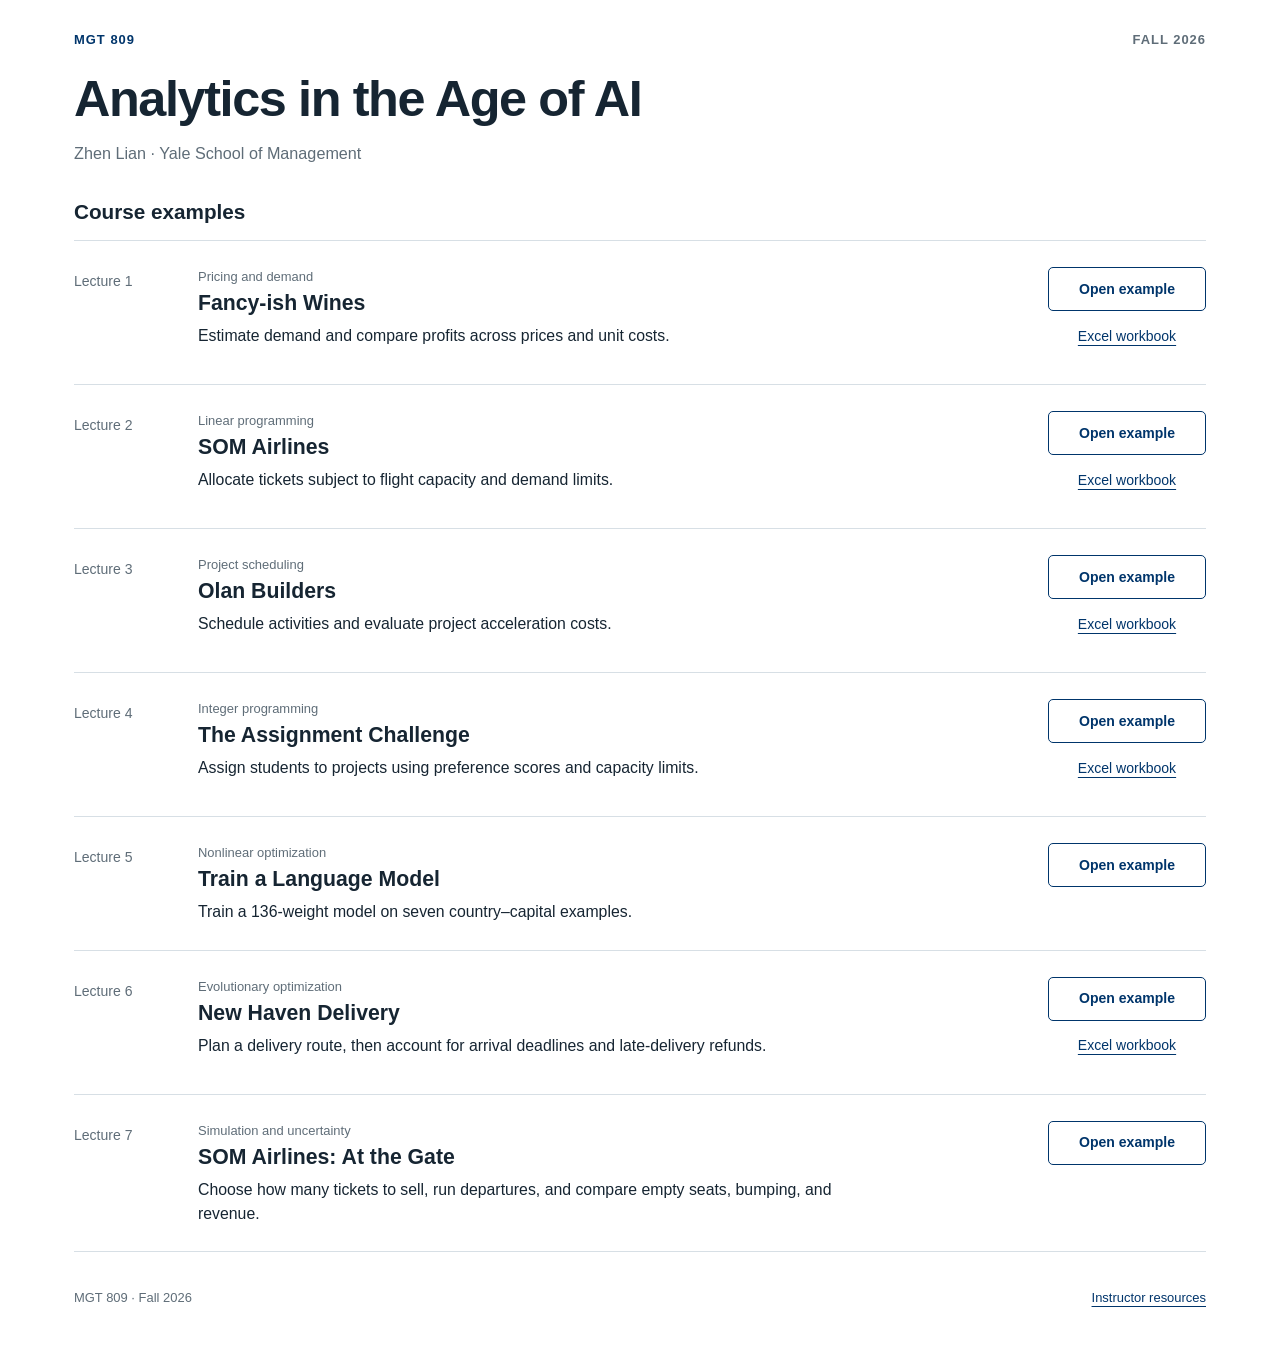
<file: overrides/index.html>
<!doctype html>
<html lang="en">
<head>
  <meta charset="utf-8">
  <meta name="viewport" content="width=device-width, initial-scale=1">
  <title>Course Examples · MGT 809</title>
  <meta name="description" content="Course examples and student workbooks for MGT 809: Analytics in the Age of AI, taught by Zhen Lian at Yale School of Management.">
  <meta name="theme-color" content="#00356b">
  <link rel="icon" href="favicon.svg">
  <style>
    :root {
      color-scheme: light;
      --ink: #162532;
      --blue: #00356b;
      --muted: #5f6d78;
      --line: #d7dfe5;
      --soft-blue: #eaf1f8;
      font-family: Arial, Helvetica, sans-serif;
      font-size: 18px;
    }
    * { box-sizing: border-box; }
    body { margin: 0; background: #fff; color: var(--ink); line-height: 1.5; }
    a { color: var(--blue); text-underline-offset: 4px; }
    a:hover { text-decoration-thickness: 2px; }
    a:focus-visible { outline: 3px solid var(--blue); outline-offset: 5px; }
    .page { max-width: 1200px; margin: auto; padding: 30px 34px 35px; }
    .masthead { display: flex; justify-content: space-between; align-items: center; gap: 18px; color: var(--muted); font-size: .72rem; font-weight: bold; letter-spacing: 1px; }
    .masthead a { text-decoration: none; }
    .intro { padding: 22px 0 34px; }
    h1 { margin: 0 0 14px; font-size: clamp(2rem, 4vw, 2.8rem); line-height: 1.1; letter-spacing: -1.4px; }
    .intro p { margin: 0; color: var(--muted); font-size: .9rem; }
    h2 { margin: 0; padding-bottom: 14px; font-size: 1.15rem; line-height: 1.3; }
    .examples { list-style: none; margin: 0; padding: 0; border-top: 1px solid var(--line); }
    .example { display: grid; grid-template-columns: 98px minmax(0, 1fr) 158px; gap: 26px; align-items: start; padding: 26px 0; border-bottom: 1px solid var(--line); }
    .lecture { margin: 4px 0 0; font-size: .78rem; color: var(--muted); }
    .topic { margin: 0 0 4px; color: var(--muted); font-size: .72rem; }
    h3 { margin: 0 0 6px; font-size: 1.18rem; line-height: 1.3; }
    h3 a { color: var(--ink); text-decoration: none; }
    h3 a:hover { color: var(--blue); text-decoration: underline; }
    .description { margin: 0; max-width: 640px; font-size: .88rem; }
    .actions { display: flex; flex-direction: column; align-items: stretch; gap: 3px; font-size: .78rem; }
    .open { display: flex; justify-content: center; align-items: center; min-height: 44px; padding: 9px 14px; border: 1px solid var(--blue); border-radius: 5px; text-decoration: none; font-weight: bold; }
    .open:hover { background: var(--soft-blue); }
    .workbook { display: flex; justify-content: center; align-items: center; min-height: 44px; padding: 8px 0; }
    footer { display: flex; justify-content: space-between; align-items: center; flex-wrap: wrap; gap: 12px 24px; padding-top: 23px; color: var(--muted); font-size: .72rem; }
    footer p { margin: 0; }
    footer a { display: inline-flex; align-items: center; min-height: 44px; }
    .skip { position: absolute; top: -100px; left: 18px; background: #fff; padding: 10px; z-index: 2; }
    .skip:focus { top: 10px; }
    @media (max-width: 760px) {
      .page { padding: 22px 18px; }
      .intro { padding: 26px 0 30px; }
      h1 { max-width: 540px; }
      .example { grid-template-columns: minmax(0, 1fr); gap: 9px; padding: 22px 0; }
      .lecture { margin: 0; }
      .actions { flex-direction: row; flex-wrap: wrap; align-items: center; gap: 8px 22px; margin-top: 7px; }
      .open { min-width: 148px; }
      footer { align-items: flex-start; }
    }
  </style>
</head>
<body>
  <a class="skip" href="#examples">Skip to course examples</a>
  <div class="page">
    <header class="masthead">
      <a href="./">MGT 809</a>
      <span>FALL 2026</span>
    </header>
    <main>
      <div class="intro">
        <h1>Analytics in the Age of AI</h1>
        <p>Zhen Lian · Yale School of Management</p>
      </div>
      <section id="examples" aria-labelledby="examples-title">
        <h2 id="examples-title">Course examples</h2>
        <ol class="examples">
          <li class="example">
            <p class="lecture">Lecture 1</p>
            <div>
              <p class="topic">Pricing and demand</p>
              <h3><a href="fancyish-wines/">Fancy-ish Wines</a></h3>
              <p class="description">Estimate demand and compare profits across prices and unit costs.</p>
            </div>
            <div class="actions">
              <a class="open" href="fancyish-wines/" aria-label="Open Fancy-ish Wines">Open example</a>
              <a class="workbook" href="fancyish-wines/fancyish-wines.xlsx" download aria-label="Download Fancy-ish Wines Excel workbook">Excel workbook</a>
            </div>
          </li>
          <li class="example">
            <p class="lecture">Lecture 2</p>
            <div>
              <p class="topic">Linear programming</p>
              <h3><a href="som-airlines/">SOM Airlines</a></h3>
              <p class="description">Allocate tickets subject to flight capacity and demand limits.</p>
            </div>
            <div class="actions">
              <a class="open" href="som-airlines/" aria-label="Open SOM Airlines">Open example</a>
              <a class="workbook" href="som-airlines/downloads/Lecture%202%20Data.xlsx" download aria-label="Download SOM Airlines Excel workbook">Excel workbook</a>
            </div>
          </li>
          <li class="example">
            <p class="lecture">Lecture 3</p>
            <div>
              <p class="topic">Project scheduling</p>
              <h3><a href="olan-builders/">Olan Builders</a></h3>
              <p class="description">Schedule activities and evaluate project acceleration costs.</p>
            </div>
            <div class="actions">
              <a class="open" href="olan-builders/" aria-label="Open Olan Builders">Open example</a>
              <a class="workbook" href="olan-builders/downloads/Lecture%203%20Data.xlsx" download aria-label="Download Olan Builders Excel workbook">Excel workbook</a>
            </div>
          </li>
          <li class="example">
            <p class="lecture">Lecture 4</p>
            <div>
              <p class="topic">Integer programming</p>
              <h3><a href="assignment-challenge/">The Assignment Challenge</a></h3>
              <p class="description">Assign students to projects using preference scores and capacity limits.</p>
            </div>
            <div class="actions">
              <a class="open" href="assignment-challenge/" aria-label="Open The Assignment Challenge">Open example</a>
              <a class="workbook" href="assignment-challenge/downloads/Lecture%204%20Data.xlsx" download aria-label="Download The Assignment Challenge Excel workbook">Excel workbook</a>
            </div>
          </li>
          <li class="example">
            <p class="lecture">Lecture 5</p>
            <div>
              <p class="topic">Nonlinear optimization</p>
              <h3><a href="next-word-lab/">Train a Language Model</a></h3>
              <p class="description">Train a 136-weight model on seven country–capital examples.</p>
            </div>
            <div class="actions">
              <a class="open" href="next-word-lab/" aria-label="Open Train a Language Model">Open example</a>
            </div>
          </li>
          <li class="example">
            <p class="lecture">Lecture 6</p>
            <div>
              <p class="topic">Evolutionary optimization</p>
              <h3><a href="new-haven-delivery/">New Haven Delivery</a></h3>
              <p class="description">Plan a delivery route, then account for arrival deadlines and late-delivery refunds.</p>
            </div>
            <div class="actions">
              <a class="open" href="new-haven-delivery/" aria-label="Open New Haven Delivery">Open example</a>
              <a class="workbook" href="new-haven-delivery/downloads/New%20Haven%20Delivery%20-%20Student.xlsx" download aria-label="Download New Haven Delivery Excel workbook">Excel workbook</a>
            </div>
          </li>
          <li class="example">
            <p class="lecture">Lecture 7</p>
            <div>
              <p class="topic">Simulation and uncertainty</p>
              <h3><a href="som-airlines-overbooking/">SOM Airlines: At the Gate</a></h3>
              <p class="description">Choose how many tickets to sell, run departures, and compare empty seats, bumping, and revenue.</p>
            </div>
            <div class="actions">
              <a class="open" href="som-airlines-overbooking/" aria-label="Open SOM Airlines: At the Gate">Open example</a>
            </div>
          </li>
        </ol>
      </section>
    </main>
    <footer>
      <p>MGT 809 · Fall 2026</p>
      <a href="instructor.html">Instructor resources</a>
    </footer>
  </div>
</body>
</html>
</file>
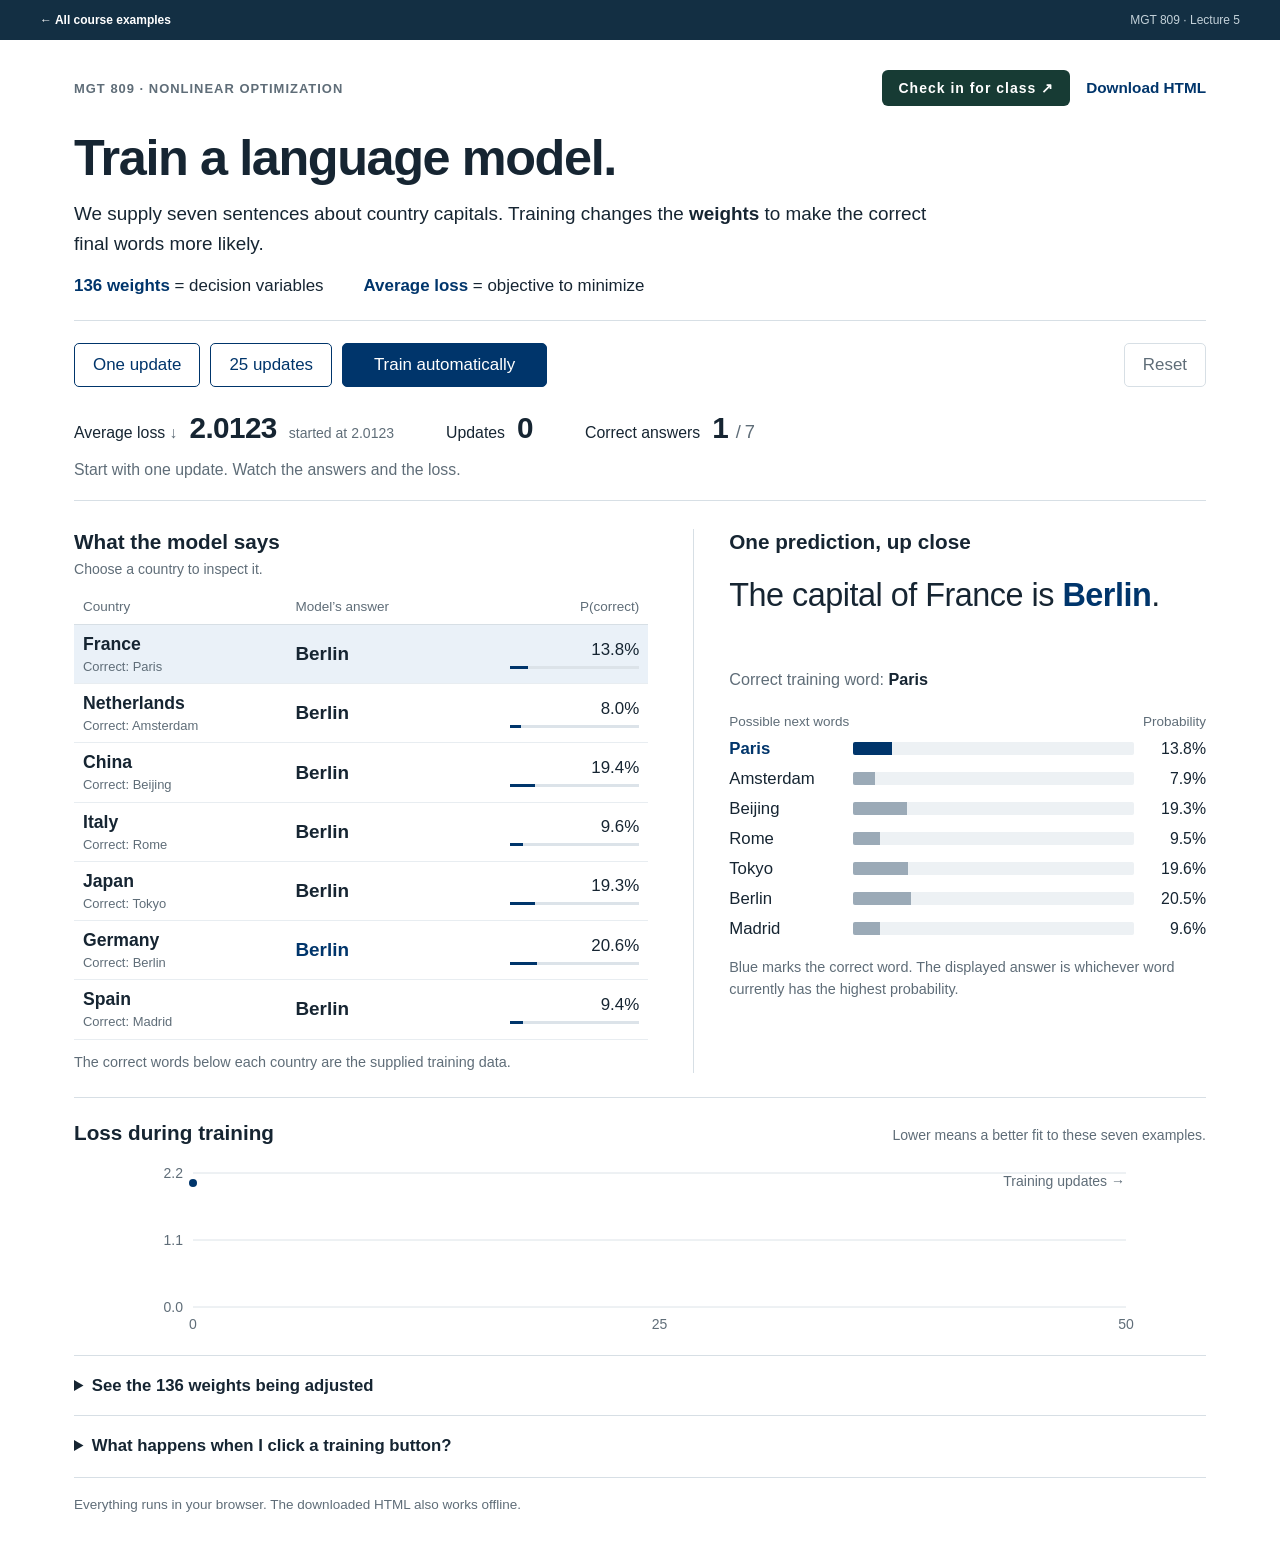
<file: overrides/next-word-lab/index.html>
<!doctype html>
<html lang="en">
<head>
<meta charset="utf-8"><meta name="viewport" content="width=device-width,initial-scale=1">
<meta name="description" content="Train a tiny language model and watch its capital predictions improve as its weights change and loss falls.">
<title>Train a language model · MGT 809</title>
<style>:root{color-scheme:light;--ink:#162532;--blue:#00356b;--soft-blue:#eaf1f8;--muted:#5f6d78;--line:#d7dfe5;--pale:#f4f7f9;--white:#fff;font-family:Arial,Helvetica,sans-serif;font-size:18px}
*{box-sizing:border-box}body{margin:0;background:var(--white);color:var(--ink)}main{max-width:1200px;padding:30px 34px 35px;margin:auto}button,a,summary{-webkit-tap-highlight-color:transparent}button{font:inherit;cursor:pointer}button:disabled{cursor:default;opacity:.48}button:focus-visible,a:focus-visible,summary:focus-visible{outline:3px solid #1b73b9;outline-offset:4px}button{touch-action:manipulation}h1,h2,p{margin:0}h1{font-size:clamp(2rem,4vw,2.8rem);line-height:1.1;font-weight:700;letter-spacing:-1.4px;margin:24px 0 14px}h2{font-size:1.15rem;line-height:1.3}.masthead{display:flex;justify-content:space-between;align-items:center;gap:18px;color:var(--muted);font-size:.72rem;font-weight:bold;letter-spacing:1px}.text-button{border:0;background:transparent;color:var(--blue);padding:6px 0;font-size:.85rem;letter-spacing:0;white-space:nowrap}.intro{font-size:1.05rem;max-width:880px;line-height:1.55}.mapping{display:flex;flex-wrap:wrap;gap:12px 40px;margin:18px 0 24px;font-size:.94rem}.mapping strong{color:var(--blue)}.training{border-top:1px solid var(--line);border-bottom:1px solid var(--line);padding:22px 0 0}.toolbar{display:flex;gap:10px;align-items:center;flex-wrap:wrap}.toolbar button{border-radius:5px;border:1px solid var(--blue);min-height:44px;padding:10px 18px;font-size:.94rem}.primary{background:var(--blue);color:#fff;min-width:205px}.secondary{background:#fff;color:var(--blue)}.primary:hover:not(:disabled){background:#124a7e}.secondary:hover:not(:disabled){background:var(--soft-blue)}.toolbar .reset{margin-left:auto;background:transparent;color:var(--muted);border-color:var(--line)}.reset:hover{background:var(--pale)}.metrics{display:flex;gap:52px;flex-wrap:wrap;align-items:baseline;margin:24px 0 14px}.metrics>div{display:flex;align-items:baseline;gap:12px}.metric-label{font-size:.88rem}.metrics strong{font-size:1.65rem;font-variant-numeric:tabular-nums;font-weight:600;letter-spacing:-.6px}.baseline{font-size:.78rem;color:var(--muted)}.outof{font-size:1.02rem;color:var(--muted);font-weight:400}.status{font-size:.88rem;color:var(--muted);min-height:41px;line-height:1.4;padding-bottom:13px}#error{color:#9b321d;border:1px solid #9b321d;padding:12px;margin-bottom:14px}.model-view{display:grid;grid-template-columns:1.12fr 1fr;gap:45px;padding:28px 0 24px}.section-heading{display:flex;align-items:baseline;justify-content:space-between;gap:15px;margin-bottom:12px}.section-heading>.muted{font-size:.78rem}.all-countries>.section-heading{display:block}.all-countries>.section-heading>.muted{display:block;margin-top:5px}.muted{color:var(--muted)}.small{font-size:.8rem;line-height:1.5}.answers{width:100%;border-collapse:collapse;table-layout:fixed}.answers th{text-align:left;font-size:.75rem;color:var(--muted);font-weight:400;padding:10px 9px;border-bottom:1px solid var(--line)}.answers th:first-child{width:37%}.answers th:nth-child(2){width:35%}.answers th:last-child{width:28%;text-align:right}.answers abbr{text-decoration:none;cursor:help}.answers td{padding:8px 9px;border-bottom:1px solid #e8edf1;height:57px;vertical-align:middle}.answers tr.selected{background:var(--soft-blue)}.country-button{display:block;width:100%;background:none;border:0;color:var(--ink);text-align:left;padding:0;line-height:1.25;font-weight:bold;font-size:.98rem}.country-button small{display:block;font-size:.72rem;font-weight:400;color:var(--muted);margin-top:4px}.answer{font-size:1.05rem;font-weight:bold;display:inline-block}.answer.is-correct{color:var(--blue)}.answer.changed{animation:word-change .55s ease-out}.answers .score-cell{text-align:right;font-variant-numeric:tabular-nums;font-size:.94rem}.mini-track{height:3px;margin:6px 0 0 14px;background:#dce3e9}.mini-fill{height:100%;background:var(--blue);width:0;transition:width .22s ease}.all-countries>p{margin-top:12px}.prediction{padding-left:35px;border-left:1px solid var(--line)}.sentence{font-size:1.8rem;line-height:1.35;letter-spacing:-.5px;margin:18px 0 9px;min-height:87px;max-width:440px}.sentence strong{color:var(--blue);white-space:nowrap}.target{font-size:.9rem;color:var(--muted);margin-bottom:25px}.target strong{color:var(--ink);font-weight:600}.probability-heading{display:flex;justify-content:space-between;color:var(--muted);font-size:.75rem;margin-bottom:10px}.prob-row{display:grid;grid-template-columns:112px 1fr 60px;align-items:center;gap:12px;margin:10px 0;font-size:.93rem}.prob-row .name{font-weight:400}.prob-row.target-word .name{font-weight:bold;color:var(--blue)}.bar-track{height:13px;background:#edf1f4;border-radius:2px;overflow:hidden}.bar-fill{height:100%;width:0;background:#9baab7;transition:width .22s ease}.target-word .bar-fill{background:var(--blue)}.prob-value{font-variant-numeric:tabular-nums;text-align:right;font-size:.88rem}.prediction>p.small{margin-top:18px}.loss-section{border-top:1px solid var(--line);padding:22px 0 16px}#loss-chart{display:block;width:100%;height:180px;color:var(--blue);overflow:visible}#loss-chart text{fill:var(--muted);font-family:Arial,Helvetica,sans-serif;font-size:14px}#loss-chart line{stroke:#dce3e8;stroke-width:1}details{border-top:1px solid var(--line);padding:17px 0;font-size:.93rem;line-height:1.5}summary{cursor:pointer;font-weight:bold;width:fit-content}details p{margin:14px 0;max-width:940px}.explanation{padding-left:25px;line-height:1.8}.weight-grid{display:grid;grid-template-columns:repeat(8,minmax(0,1fr));gap:7px;margin-top:18px;max-height:440px;overflow-y:auto;padding:4px 4px 4px 0}.weight{background:var(--pale);padding:8px 10px;font-variant-numeric:tabular-nums;font-size:.94rem;white-space:nowrap}.weight small{display:block;font-size:.68rem;color:var(--muted)}a{color:var(--blue)}footer{font-size:.75rem;color:var(--muted);border-top:1px solid var(--line);padding-top:19px;margin-top:2px}@keyframes word-change{from{background:#d8e9f6;transform:translateY(-3px)}to{background:transparent;transform:translateY(0)}}
@media(max-width:1000px){.metrics{gap:25px}.baseline{display:none}.model-view{gap:25px;grid-template-columns:1.08fr 1fr}.prediction{padding-left:25px}.prob-row{grid-template-columns:102px 1fr 54px;gap:9px}.sentence{font-size:1.55rem}.country-button{font-size:.88rem}.answer{font-size:.94rem}.mapping{gap:10px 25px}.section-heading{display:block}.section-heading>.muted{display:block;margin-top:5px}}
@media(max-width:760px){main{padding:22px 18px}.masthead{font-size:.6rem;letter-spacing:.4px}h1{letter-spacing:-.8px;margin-top:20px}.intro{font-size:1rem}.mapping{display:grid;gap:8px;font-size:.85rem}.toolbar{gap:8px}.toolbar button{padding:10px 12px;font-size:.86rem}.toolbar .primary{min-width:178px}.toolbar .reset{margin-left:0}.metrics{gap:18px 25px;margin-top:20px}.metrics>div{gap:9px}.metrics strong{font-size:1.45rem}.metric-label{font-size:.8rem}.model-view{grid-template-columns:1fr;gap:26px}.prediction{border-left:0;border-top:1px solid var(--line);padding:24px 0 0}.sentence{min-height:0;max-width:none;font-size:1.7rem}.target{margin-bottom:22px}.country-button{font-size:1rem}.answer{font-size:1.05rem}.answers th{font-size:.71rem;padding:10px 6px}.answers td{padding:10px 6px}.prob-row{grid-template-columns:110px 1fr 58px}.weight-grid{grid-template-columns:repeat(4,minmax(0,1fr));max-height:350px}#loss-chart{height:155px}.loss-section .section-heading>.muted{font-size:.75rem}.text-button{font-size:.75rem}}
@media(prefers-reduced-motion:reduce){*,*::before,*::after{animation:none!important;transition:none!important;scroll-behavior:auto!important}}
.mgt-course-nav{box-sizing:border-box;display:flex;align-items:center;justify-content:space-between;gap:16px;padding:11px max(22px,calc((100% - 1200px)/2));background:#132f43;color:#fff;font:12px/1.5 -apple-system,BlinkMacSystemFont,"Segoe UI",sans-serif;letter-spacing:0;position:relative;z-index:5}.mgt-course-nav a{color:#fff;text-decoration:none;font-weight:600;white-space:nowrap}.mgt-course-nav a:hover{text-decoration:underline}.mgt-course-nav a:focus-visible{outline:2px solid #f0bb86;outline-offset:4px}.mgt-course-nav span{color:#c3d1d9}@media(max-width:480px){.mgt-course-nav span{font-size:10px}}


.masthead-actions{display:flex;align-items:center;gap:16px;flex-wrap:wrap}.class-checkin{display:inline-block;background:#173b34;color:#fff;text-decoration:none;padding:10px 16px;border-radius:6px;font-size:14px;font-weight:600}.class-checkin:hover{background:#26564b}.class-checkin:focus-visible{outline:3px solid #bf712e;outline-offset:3px}@media(max-width:600px){.masthead{flex-wrap:wrap;gap:14px}.masthead-actions{gap:12px}}
</style>
</head>
<body>
<nav class="mgt-course-nav" aria-label="Course navigation"><a href="../">← All course examples</a><span>MGT 809 · Lecture 5</span></nav>
<main>
 <header>
  <div class="masthead"><span>MGT 809 · NONLINEAR OPTIMIZATION</span><div class="masthead-actions"><a class="class-checkin" href="https://script.google.com/macros/s/AKfycbxfYP-Ye9VfES4hc2hsoIZWI-99bVpepUlIVeIm04DsJK-rUDHfEXQu1e2q7WWzdYMezw/exec" target="_blank" rel="noopener noreferrer">Check in for class ↗</a><button class="text-button" id="download">Download HTML</button></div></div>
  <h1>Train a language model.</h1>
  <p class="intro">We supply seven sentences about country capitals. Training changes the <strong>weights</strong> to make the correct final words more likely.</p>
  <div class="mapping"><span><strong>136 weights</strong> = decision variables</span><span><strong>Average loss</strong> = objective to minimize</span></div>
 </header>
 <section class="training" aria-label="Training controls">
  <div class="toolbar">
   <button id="step" class="secondary">One update</button>
   <button id="batch" class="secondary">25 updates</button>
   <button id="play" class="primary">Train automatically</button>
   <button id="reset" class="reset">Reset</button>
  </div>
  <div class="metrics">
   <div><span class="metric-label">Average loss <span class="muted">↓</span></span><strong id="loss">2.0123</strong><span class="baseline">started at <span id="start-loss">2.0123</span></span></div>
   <div><span class="metric-label">Updates</span><strong id="updates">0</strong></div>
   <div><span class="metric-label">Correct answers</span><strong id="correct">1 <span class="outof">/ 7</span></strong></div>
  </div>
  <p id="status" class="status" role="status" aria-live="polite">Start with one update. Watch the answers and the loss.</p>
  <p id="error" role="alert" hidden></p>
 </section>
 <div class="model-view">
  <section class="all-countries" aria-labelledby="answers-heading">
   <div class="section-heading"><h2 id="answers-heading">What the model says</h2><span class="muted">Choose a country to inspect it.</span></div>
   <table class="answers"><thead><tr><th scope="col">Country</th><th scope="col">Model’s answer</th><th scope="col"><abbr title="Probability assigned to the correct training word">P(correct)</abbr></th></tr></thead><tbody id="country-rows"></tbody></table>
   <p class="small muted">The correct words below each country are the supplied training data.</p>
  </section>
  <section class="prediction" aria-labelledby="prediction-heading">
   <h2 id="prediction-heading">One prediction, up close</h2>
   <p class="sentence">The capital of <span id="selected-country">France</span> is <strong id="selected-word">Berlin</strong><span class="period">.</span></p>
   <p class="target">Correct training word: <strong id="selected-target">Paris</strong></p>
   <div class="probability-heading"><span>Possible next words</span><span>Probability</span></div>
   <div id="probabilities" class="probabilities"></div>
   <p class="small muted">Blue marks the correct word. The displayed answer is whichever word currently has the highest probability.</p>
  </section>
 </div>
 <section class="loss-section" aria-labelledby="loss-heading">
  <div class="section-heading"><h2 id="loss-heading">Loss during training</h2><span class="muted">Lower means a better fit to these seven examples.</span></div>
  <svg id="loss-chart" viewBox="0 0 1000 180" role="img" aria-label="Average loss starts at 2.0123 before training.">
   <g id="chart-grid"></g><path id="loss-line" fill="none" stroke="currentColor" stroke-width="3" stroke-linejoin="round" stroke-linecap="round"></path><circle id="loss-dot" r="4" fill="currentColor"></circle>
  </svg>
 </section>
 <details id="weight-details"><summary>See the 136 weights being adjusted</summary><p>These are the model’s decision variables. Each training update changes them together.</p><div id="weight-grid" class="weight-grid"></div></details>
 <details><summary>What happens when I click a training button?</summary>
  <ol class="explanation"><li>The model predicts probabilities for all seven sentences.</li><li>It calculates average prediction loss: <strong>−ln(probability of the correct word)</strong>.</li><li>It calculates how each weight affects the loss, then updates the weights.</li></ol>
  <p>The formulas and training sentences stay fixed. All displayed predictions come from the current weights.</p>
  <p class="small muted">This is the same small, 136-weight model and loss as the Excel exercise. The browser computes gradients through backpropagation and uses Adam updates at a learning rate of 0.03, with weights bounded between −5 and 5. Excel uses GRG Nonlinear. Individual updates can temporarily increase loss.</p>
  <p class="small muted">The seven examples are also the training data; this demo illustrates fitting them. It does not test knowledge of unseen countries. <a href="https://arxiv.org/abs/1706.03762" target="_blank" rel="noopener noreferrer">Transformer architecture reference</a>.</p>
 </details>
 <footer>Everything runs in your browser. The downloaded HTML also works offline.</footer>
</main>
<script>(()=>{
"use strict";

const INITIAL_WEIGHTS = [-0.07049108895172045, -0.2239462880982408, 0.08190720940844315, -0.23375596059955603, 0.5469723917912945, 0.26549832870949064, 0.3011276864775254, -0.32710889043981434, -0.4607848668731239, 0.05153014326178292, -0.186278479246797, -0.07856240182883203, -0.3256274835337997, 0.1252100597664892, 0.5796629070621269, 0.08919456169077015, 0.34269727782972625, -0.5401031814022927, 0.1705270542774643, -0.011028054164102583, -0.1873877887005184, 0.13121870114354248, 0.4946901508194616, 0.10929720453455007, 1.1237938819577036, -0.2728404656607024, 0.4241950284850677, -0.8405720162145552, 0.15599130513314316, -0.12957583877613138, -0.18389799328970902, 0.20237836479644356, -0.20687126119497098, 0.24057621405307167, 0.11546306434559238, -0.10196045586767893, -0.60161567760609, 0.2924179897312763, 0.06411713040854833, -0.26620841452381827, 0.13410157793928223, 0.6643923179801198, 0.4131296842334584, -0.1941645143176598, -0.80981141302087, 0.12398642286989897, 0.11410403441557626, -0.023586808100527594, 0.3114527004287228, -0.03513325989550369, 0.22598038188322264, -0.16486582544885767, 0.1689475416333722, 0.1590504845005751, -0.13908496545686516, -0.6543839336825864, 0.06774858729940195, 0.19504650791994743, -0.1746096989411694, -0.19374747820068297, -0.2559542187842418, 0.09113932803850594, 0.07884889914368166, 0.011099518434229672, 0.2931497306529978, -0.1890558609464358, 0.2512899218976119, -0.3419414683748865, -0.236366056105639, 0.3374439908944294, 0.6241919834732322, 0.040334695384379955, 0.4934867814122814, -0.06734485363661373, -0.2507987238773718, -0.03175581680808983, -0.2165783534128269, -0.31341862039626434, -0.05097499658760154, 0.6963334222887619, -0.49801990886216935, -0.14530598595818234, -0.12431658766322073, 0.07774273502229144, 0.2815457388303449, 0.15345923553321097, -0.20245764185624027, 0.1365021926280431, 0.1004959777873704, -0.45844726568595306, -0.6022557314661213, 0.08859344922268461, 0.05696409174061186, 0.18855175426645232, -0.5661853858777135, -0.06598499917630896, -0.15178233447072279, 0.07660798808388117, -0.2431935588794444, -0.42694445659665975, -0.2311086808050296, 0.07997854847357817, 0.4097796917031485, 0.6332552081934167, -0.5486828919865266, 0.24267188842457413, 0.2970622289869285, 0.1473183026811111, 0.04006523045578111, 0.10001040183751052, 0.24140549148200074, -0.07779680920639626, 0.05333399435438055, -0.13564179784207017, 0.21292595592136399, -0.02380878203931742, 0.7969508119891852, 0.36996948620870157, 0.6254389498956544, 0.2544511338573183, 0.10767940113155784, -0.48643624136253283, 0.11644247176731379, 0.05075164221296534, 0.06518234950216736, -0.813149311701227, -0.32653621085817874, 0.14115294392119906, -0.6470705177735862, 0.4259631393038776, -0.4576478383734241, 0.5101632347661599, -0.1697920415342199, 0.6443025563316687, 0.8715006687291217, 0.08394034709414504];

const COUNTRIES=['France','Netherlands','China','Italy','Japan','Germany','Spain'];
const CITIES=['Paris','Amsterdam','Beijing','Rome','Tokyo','Berlin','Madrid'];
const BLOCKS=[['Token vectors',0,33],['Position vectors',33,48],['Query',48,57],['Key',57,66],['Value',66,75],['Attention output',75,84],['Hidden input',84,93],['Hidden bias',93,96],['Hidden output',96,105],['Residual bias',105,108],['Word output',108,129],['Word bias',129,136]];
const zeros=n=>Array(n).fill(0), grid=(n,m)=>Array.from({length:n},()=>zeros(m));
const mv=(x,w,o,cols=3)=>Array.from({length:cols},(_,j)=>x.reduce((s,v,i)=>s+v*w[o+i*cols+j],0));
const softmax=z=>{const max=Math.max(...z),e=z.map(v=>Math.exp(v-max)),sum=e.reduce((a,b)=>a+b,0);return {p:e.map(v=>v/sum),logsum:max+Math.log(sum)};};
function forward(w,country){
 const ids=[0,1,2,4+country,3];
 const X=ids.map((id,t)=>[0,1,2].map(j=>w[id*3+j]+w[33+t*3+j]));
 const Q=mv(X[4],w,48),K=X.map(x=>mv(x,w,57)),V=X.map(x=>mv(x,w,66));
 const scores=K.map(k=>k.reduce((s,v,j)=>s+v*Q[j],0)/Math.sqrt(3));
 const A=softmax(scores).p,C=[0,1,2].map(j=>A.reduce((s,a,t)=>s+a*V[t][j],0));
 const U=mv(C,w,75).map((v,j)=>v+X[4][j]);
 const H=mv(U,w,84).map((v,j)=>Math.tanh(v+w[93+j]));
 const R=mv(H,w,96).map((v,j)=>v+U[j]+w[105+j]);
 const Z=mv(R,w,108,7).map((v,j)=>v+w[129+j]);
 const result=softmax(Z),P=result.p;
 return {ids,X,Q,K,V,A,C,U,H,R,Z,P,loss:result.logsum-Z[country],top:P.indexOf(Math.max(...P))};
}

function evaluate(w,gradients=true){
 if(w.length!==136||!w.every(Number.isFinite))throw Error('Expected 136 finite weights.');
 const rows=COUNTRIES.map((_,i)=>forward(w,i));
 const loss=rows.reduce((s,r)=>s+r.loss,0)/7;
 const gradient=zeros(136);
 if(gradients)for(let n=0;n<7;n++){
  const {ids,X,Q,K,V,A,C,U,H,R,P}=rows[n];
  const dz=P.map((p,j)=>(p-(j===n?1:0))/7),dr=zeros(3);
  for(let j=0;j<7;j++){gradient[129+j]+=dz[j];for(let i=0;i<3;i++){gradient[108+i*7+j]+=R[i]*dz[j];dr[i]+=w[108+i*7+j]*dz[j];}}
  const dh=zeros(3),du=dr.slice();
  for(let j=0;j<3;j++){gradient[105+j]+=dr[j];for(let i=0;i<3;i++){gradient[96+i*3+j]+=H[i]*dr[j];dh[i]+=w[96+i*3+j]*dr[j];}}
  for(let j=0;j<3;j++)dh[j]*=1-H[j]*H[j];
  for(let j=0;j<3;j++){gradient[93+j]+=dh[j];for(let i=0;i<3;i++){gradient[84+i*3+j]+=U[i]*dh[j];du[i]+=w[84+i*3+j]*dh[j];}}
  const dc=zeros(3);
  for(let i=0;i<3;i++)for(let j=0;j<3;j++){gradient[75+i*3+j]+=C[i]*du[j];dc[i]+=w[75+i*3+j]*du[j];}
  const da=V.map(v=>v.reduce((s,x,j)=>s+x*dc[j],0)),mean=da.reduce((s,x,t)=>s+x*A[t],0);
  const ds=A.map((a,t)=>a*(da[t]-mean)),dv=grid(5,3),dk=grid(5,3),dq=zeros(3);
  for(let t=0;t<5;t++)for(let j=0;j<3;j++){dv[t][j]=A[t]*dc[j];dk[t][j]=ds[t]*Q[j]/Math.sqrt(3);dq[j]+=ds[t]*K[t][j]/Math.sqrt(3);}
  const dx=grid(5,3);
  for(let i=0;i<3;i++)for(let j=0;j<3;j++){
   gradient[48+i*3+j]+=X[4][i]*dq[j];dx[4][i]+=w[48+i*3+j]*dq[j];
   for(let t=0;t<5;t++){
    gradient[66+i*3+j]+=X[t][i]*dv[t][j];gradient[57+i*3+j]+=X[t][i]*dk[t][j];
    dx[t][i]+=w[66+i*3+j]*dv[t][j]+w[57+i*3+j]*dk[t][j];
   }
  }
  for(let j=0;j<3;j++)dx[4][j]+=du[j];
  for(let t=0;t<5;t++)for(let j=0;j<3;j++){gradient[ids[t]*3+j]+=dx[t][j];gradient[33+t*3+j]+=dx[t][j];}
 }
 if(!Number.isFinite(loss)||!gradient.every(Number.isFinite))throw Error('The calculation produced a nonfinite result.');
 return {loss,rows,gradient,correct:rows.reduce((s,r,i)=>s+Number(r.top===i),0)};
}

class Trainer{
 constructor(){this.weights=INITIAL_WEIGHTS.slice();this.m=zeros(136);this.v=zeros(136);this.steps=0;this.rate=0.03;this.current=evaluate(this.weights);this.history=[this.current.loss];}
 step(){
  const t=this.steps+1,next=this.weights.slice();
  for(let i=0;i<136;i++){
   const g=this.current.gradient[i];this.m[i]=.9*this.m[i]+.1*g;this.v[i]=.999*this.v[i]+.001*g*g;
   next[i]=Math.max(-5,Math.min(5,next[i]-this.rate*(this.m[i]/(1-.9**t))/(Math.sqrt(this.v[i]/(1-.999**t))+1e-8)));
  }
  const result=evaluate(next);this.weights=next;this.steps=t;this.current=result;this.history.push(result.loss);return result;
 }
}

const $=id=>document.getElementById(id),MAX_STEPS=1000;
let trainer=new Trainer(),selected=0,running=false,timer=null,runEnd=0,autoMode=false;
const initialLoss=trainer.current.loss;
const pct=p=>(p*100).toFixed(1)+'%',lossLabel=x=>x<.0001?x.toExponential(2):x.toFixed(4);
const rowNodes=[],probNodes=[],weightNodes=[];
$('country-rows').replaceChildren();$('probabilities').replaceChildren();$('weight-grid').replaceChildren();
COUNTRIES.forEach((country,i)=>{
 const row=document.createElement('tr');row.innerHTML=`<td><button type="button" class="country-button" aria-pressed="${i===0}">${country}<small>Correct: ${CITIES[i]}</small></button></td><td><span class="answer"></span></td><td class="score-cell"><span class="percent"></span><div class="mini-track" aria-hidden="true"><div class="mini-fill"></div></div></td>`;
 const button=row.querySelector('button');button.addEventListener('click',()=>{selected=i;render();});
 $('country-rows').append(row);rowNodes.push({row,button,answer:row.querySelector('.answer'),percent:row.querySelector('.percent'),fill:row.querySelector('.mini-fill'),lastTop:null});
 const bar=document.createElement('div');bar.className='prob-row';bar.innerHTML=`<span class="name">${CITIES[i]}</span><div class="bar-track" aria-hidden="true"><div class="bar-fill"></div></div><span class="prob-value"></span>`;$('probabilities').append(bar);probNodes.push({bar,fill:bar.querySelector('.bar-fill'),value:bar.querySelector('.prob-value')});
});
for(let i=0;i<136;i++){const el=document.createElement('div');el.className='weight';el.innerHTML=`<small>Weight ${i+1}</small><span></span>`;el.title=BLOCKS.find(([,a,b])=>i>=a&&i<b)[0];$('weight-grid').append(el);weightNodes.push(el.querySelector('span'));}

function chart(){
 const history=trainer.history,w=1000,h=180,left=53,right=14,top=14,bottom=32;
 const maxY=Math.max(initialLoss,...history)*1.08,maxX=Math.max(50,Math.ceil(trainer.steps/50)*50);
 const x=i=>left+(w-left-right)*i/maxX,y=l=>top+(h-top-bottom)*(1-l/maxY);
 $('loss-line').setAttribute('d',history.map((v,i)=>(i?'L':'M')+x(i).toFixed(2)+','+y(v).toFixed(2)).join(' '));
 $('loss-dot').setAttribute('cx',x(trainer.steps));$('loss-dot').setAttribute('cy',y(trainer.current.loss));
 const parts=[];for(const value of [0,maxY/2,maxY]){parts.push(`<line x1="${left}" x2="${w-right}" y1="${y(value)}" y2="${y(value)}"/><text x="${left-10}" y="${y(value)+5}" text-anchor="end">${value.toFixed(1)}</text>`);}
 for(const value of [0,maxX/2,maxX])parts.push(`<text x="${x(value)}" y="${h-10}" text-anchor="middle">${value}</text>`);
 parts.push(`<text x="${w/2}" y="${h-10}" text-anchor="middle">Training updates</text>`);
 // Put the axis title above the endpoint labels to keep all text separate.
 parts[parts.length-1]=`<text x="${w-15}" y="${top+13}" text-anchor="end">Training updates →</text>`;
 $('chart-grid').innerHTML=parts.join('');
 $('loss-chart').setAttribute('aria-label',`Average prediction loss: ${lossLabel(initialLoss)} before training, ${lossLabel(trainer.current.loss)} after ${trainer.steps} updates.`);
}
function renderWeights(){if($('weight-details').open)weightNodes.forEach((el,i)=>{el.textContent=trainer.weights[i].toFixed(4);});}
function render(){
 const state=trainer.current;
 $('loss').textContent=lossLabel(state.loss);$('start-loss').textContent=lossLabel(initialLoss);$('updates').textContent=trainer.steps;$('correct').innerHTML=`${state.correct} <span class="outof">/ 7</span>`;
 rowNodes.forEach((el,i)=>{
  const row=state.rows[i];el.row.classList.toggle('selected',i===selected);el.button.setAttribute('aria-pressed',String(i===selected));
  el.answer.classList.toggle('is-correct',row.top===i);el.answer.textContent=CITIES[row.top];
  if(el.lastTop!==null&&el.lastTop!==row.top){el.answer.classList.remove('changed');void el.answer.offsetWidth;el.answer.classList.add('changed');}el.lastTop=row.top;
  el.percent.textContent=pct(row.P[i]);el.fill.style.width=pct(row.P[i]);
 });
 const current=state.rows[selected];$('selected-country').textContent=COUNTRIES[selected];$('selected-word').textContent=CITIES[current.top];$('selected-target').textContent=CITIES[selected];
 probNodes.forEach((el,i)=>{el.bar.classList.toggle('target-word',i===selected);el.fill.style.width=pct(current.P[i]);el.value.textContent=pct(current.P[i]);});
 $('step').disabled=running||trainer.steps>=MAX_STEPS;$('batch').disabled=running||trainer.steps>=MAX_STEPS;$('play').disabled=!running&&trainer.steps>=MAX_STEPS;$('play').textContent=running?'Pause':'Train automatically';
 renderWeights();chart();
}
function announce(text){$('status').textContent=text;}
function stop(message){clearTimeout(timer);timer=null;running=false;render();if(message)announce(message);}
function report(){return `${trainer.steps} updates. ${trainer.current.correct} of 7 answers correct. Average loss ${lossLabel(trainer.current.loss)}.`;}
function advance(){
 try{trainer.step();render();return true;}catch(error){stop('Training stopped. Reset to start again.');$('error').hidden=false;$('error').textContent=error.message;return false;}
}
function tick(){
 if(!running)return;
 if(!advance())return;
 if(trainer.steps>=runEnd){stop(report());return;}
 if(autoMode&&trainer.current.loss<.01&&trainer.current.correct===7){stop('All seven answers are correct and loss is below 0.01. Paused here; you can keep taking updates.');return;}
 timer=setTimeout(tick,240);
}
function run(count,automatic){
 if(running){stop('Paused. '+report());return;}
 if(trainer.steps>=MAX_STEPS)return;
 autoMode=automatic;runEnd=Math.min(trainer.steps+count,MAX_STEPS);running=true;
 announce('Training: every update adjusts all 136 weights using the seven examples.');render();timer=setTimeout(tick,150);
}
$('step').addEventListener('click',()=>{if(!running&&trainer.steps<MAX_STEPS&&advance())announce(report());});
$('batch').addEventListener('click',()=>run(25,false));$('play').addEventListener('click',()=>run(MAX_STEPS,true));
$('reset').addEventListener('click',()=>{clearTimeout(timer);timer=null;running=false;trainer=new Trainer();rowNodes.forEach(x=>x.lastTop=null);$('error').hidden=true;announce('Reset to the starting weights. Take one update or watch training run.');render();});
$('weight-details').addEventListener('toggle',renderWeights);
document.addEventListener('visibilitychange',()=>{if(document.hidden&&running)stop('Paused while this tab was out of view.');});
$('download').addEventListener('click',()=>{
 const copy=document.documentElement.cloneNode(true);copy.querySelector('.mgt-course-nav')?.remove();
 const html='<!doctype html>\n'+copy.outerHTML;
 const url=URL.createObjectURL(new Blob([html],{type:'text/html'})),a=document.createElement('a');a.href=url;a.download='Capital-LM-Training.html';a.click();setTimeout(()=>URL.revokeObjectURL(url),1000);
});
render();

})();</script>
</body></html>
</file>
